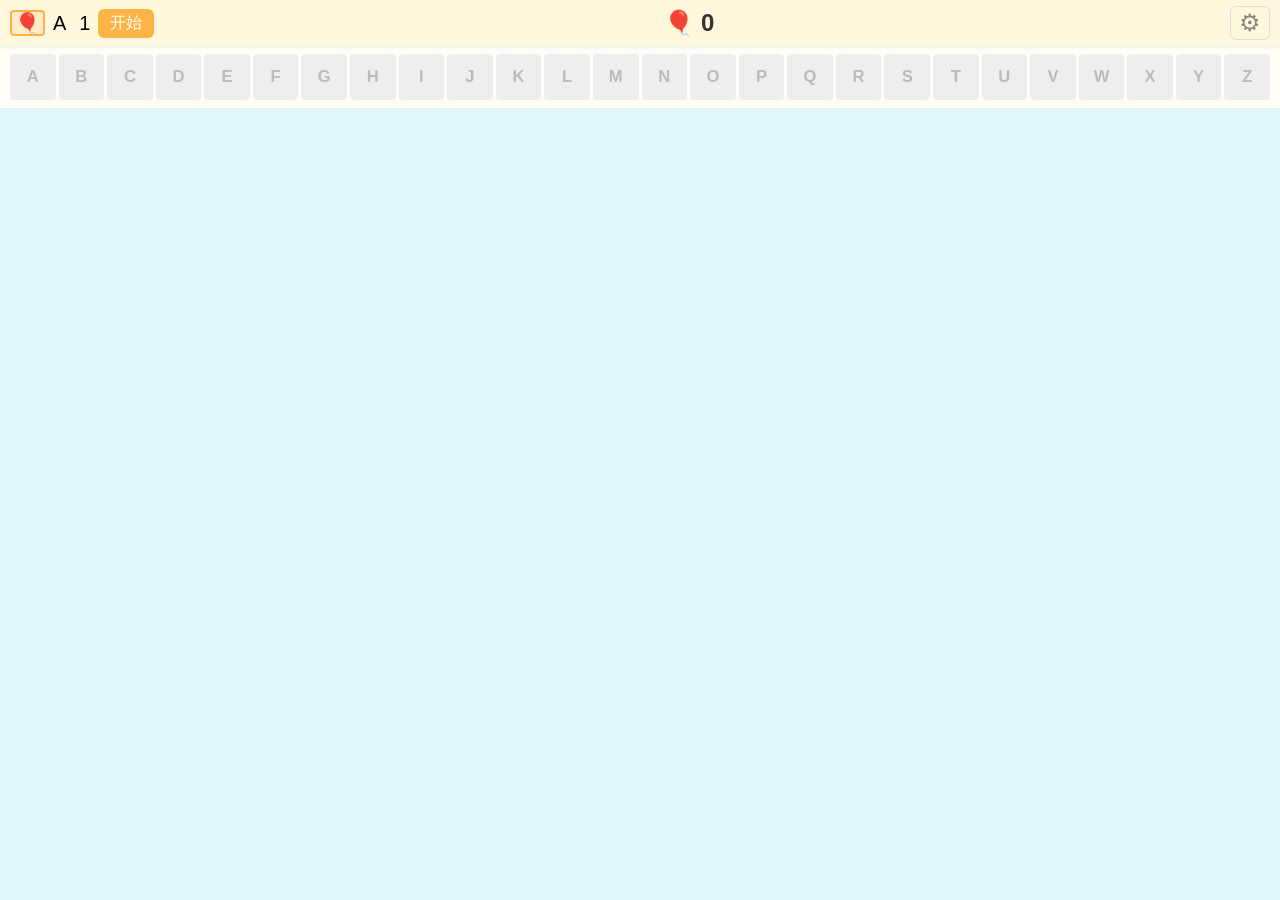
<file: public/index.html>
<!DOCTYPE html>
<html lang="en">

<head>
  <meta charset="UTF-8">
  <meta name="viewport" content="width=device-width, initial-scale=1.0, user-scalable=no">
  <title>ABC Balloon Game</title>
  <link rel="stylesheet" href="style.css">
</head>

<body>
  <div id="topbar">
    <div id="topbar-left">
      <button id="mode-free" class="mode-btn mode-active" title="Free Play">🎈</button>
      <button id="mode-spell" class="mode-btn" title="Spelling">A</button>
      <button id="mode-math" class="mode-btn" title="Math">1</button>
      <button id="continueBtn" class="hidden">Continue</button>
      <button id="gameBtn">Start</button>
      <button id="hint-badge" class="hidden" aria-label="Hint">💡</button>
    </div>
    <div id="topbar-center">
      <span id="score-display">🎈 0</span>
      <span id="challenge-display" class="hidden"></span>
      <div id="math-hint" class="hidden"></div>
    </div>
    <div id="topbar-right">
      <span id="rewards-display"></span>
      <div id="settings-wrap">
        <button id="settingsBtn" aria-label="Settings">⚙</button>
        <div id="settings-dropdown" class="hidden">
          <label class="lang-switch-label">EN <input type="checkbox" id="set-lang" checked> <span
              class="lang-slider"></span> 中文</label>
          <label><input type="checkbox" id="set-wiggle" checked> <span data-i18n="wiggle">Wiggle</span></label>
          <label><span data-i18n="speed">Speed</span>
            <input type="range" id="set-speed" min="0.4" max="2.5" step="0.1" value="1.4">
          </label>
          <label><span data-i18n="size">Size</span>
            <input type="range" id="set-size" min="30" max="120" step="5" value="75">
          </label>
          <label><input type="checkbox" id="set-spellHints"> <span data-i18n="spellHints">Spelling hints</span></label>
          <label><input type="checkbox" id="set-mathHints"> <span data-i18n="mathHints">Math hints</span></label>
        </div>
      </div>
    </div>
  </div>
  <!-- Restart confirmation modal -->
  <div id="modal-overlay" class="hidden">
    <div id="modal">
      <p id="modal-msg">Restart? Score and rewards will be cleared.</p>
      <div id="modal-actions">
        <button id="modal-cancel">Cancel</button>
        <button id="modal-confirm">Restart</button>
      </div>
    </div>
  </div>
  <div id="stats-panel">
    <div id="stats-letters">
      <div id="letter-grid"></div>
    </div>
  </div>
  <div id="canvas-container">
    <canvas id="balloonCanvas"></canvas>
  </div>
  <script src="game.js"></script>
</body>

</html>
</file>
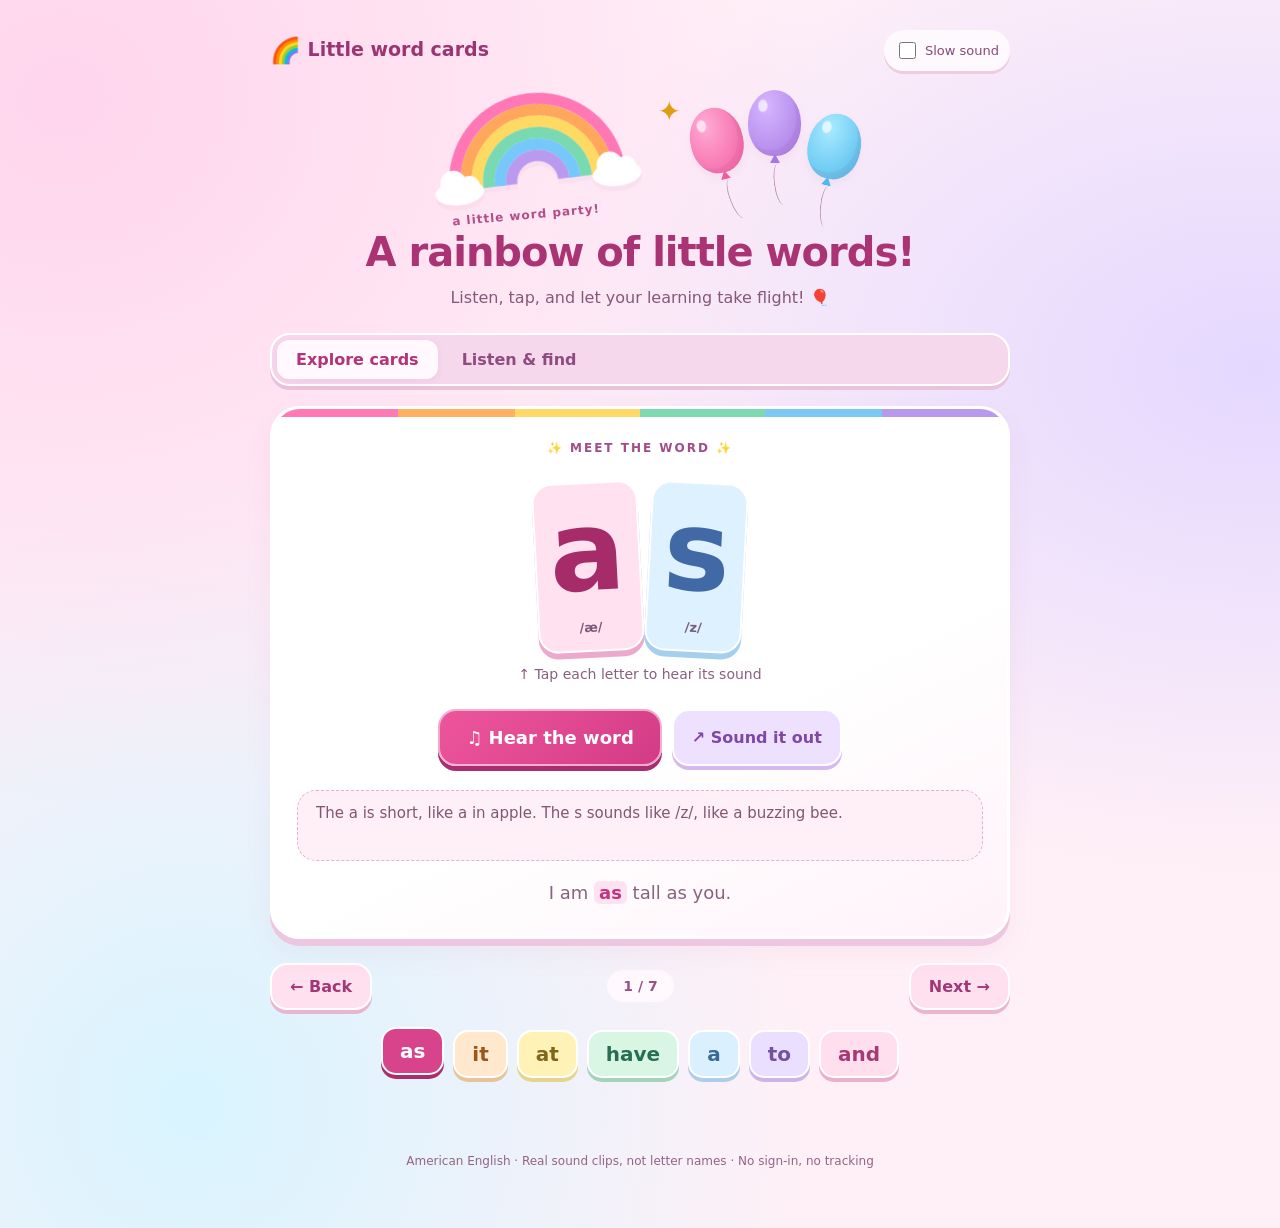
<file: public/learn-cards/index.html>
<!doctype html>
<html lang="en">
<head>
<meta charset="utf-8">
<meta name="viewport" content="width=device-width,initial-scale=1">
<meta name="theme-color" content="#ffe2f1">
<title>Little word cards</title>
<style>
:root{font-family:ui-rounded,"Arial Rounded MT Bold",system-ui,sans-serif;color:#253e38;background:#f6f4ed;font-synthesis:none}*{box-sizing:border-box}body{margin:0;padding:30px 18px 45px}main{max-width:740px;margin:auto}header{display:flex;align-items:center;justify-content:space-between;gap:12px;margin-bottom:25px}.brand{font-size:19px;font-weight:800}.brand span{color:#c37340}button{font:inherit;cursor:pointer;border:0;touch-action:manipulation}button:focus-visible{outline:4px solid #da963d;outline-offset:4px}button:disabled{cursor:default;opacity:.5}h1{font-size:clamp(28px,6vw,40px);letter-spacing:-1.4px;margin:10px 0}p{line-height:1.6}.intro{color:#6b776f;margin:0 0 24px}.tabs{display:flex;padding:5px;background:#e9e9df;border-radius:16px;gap:5px}.tab{background:transparent;padding:10px 19px;border-radius:12px;font-weight:700;color:#627169}.tab[aria-selected=true]{background:white;color:#254f41;box-shadow:0 2px 8px #243d3010}.card{background:#fffdf9;border:1px solid #e7e5da;border-radius:28px;padding:28px 24px;text-align:center;box-shadow:0 10px 35px #3c463708}.eyebrow{font-size:12px;letter-spacing:2px;font-weight:750;color:#8a8d7b;text-transform:uppercase}.letters{display:flex;justify-content:center;gap:7px;margin:27px 0 12px;min-height:145px;align-items:center}.letter{background:#f0f2e9;border-radius:20px;color:#285447;font-size:clamp(68px,16vw,112px);font-weight:750;line-height:1.1;min-width:70px;padding:6px 13px 14px;position:relative;transition:background .15s,transform .15s}.letter:hover{transform:translateY(-4px);background:#e1ebda}.letter.vowel{color:#b76339;background:#fcf0e2}.letter.silent{color:#9b9e96;background:#f0f0ec}.letter.playing{background:#f9d991;transform:translateY(-5px)}.sound-label{display:block;font-size:13px;line-height:1.2;font-weight:600;margin-top:7px;letter-spacing:0}.hint{font-size:14px;color:#7e8577;margin:0 0 23px}.primary{background:#315e4d;color:white;border-radius:15px;padding:16px 26px;font-size:18px;font-weight:750;min-height:56px}.primary:hover{background:#214a3a}.secondary{background:#eff0e7;color:#355648;border-radius:14px;padding:14px 18px;font-weight:650;min-height:50px}.actions{display:flex;justify-content:center;gap:10px;flex-wrap:wrap}.note{background:#f6f4ec;border-radius:15px;padding:13px 18px;text-align:left;margin:24px 0 0;min-height:71px;font-size:15px;color:#58685d}.example{color:#627267;margin:18px 0 0;font-size:18px}.example strong{color:#315e4d}.navigation{display:flex;align-items:center;justify-content:space-between;margin:20px 0}.navigation button{background:white;border:1px solid #e3e5da;border-radius:14px;padding:12px 18px;color:#365647;font-weight:650}.counter{color:#7b8579;font-size:14px}.word-picker{display:flex;gap:8px;flex-wrap:wrap;justify-content:center}.word-picker button{font-size:20px;border-radius:13px;background:#e8ebe0;color:#546b5a;padding:10px 17px;min-width:51px}.word-picker button[aria-pressed=true]{background:#315e4d;color:white}.footer{font-size:12px;text-align:center;color:#879083;margin-top:26px}.slow{font-size:13px;display:flex;align-items:center;gap:6px;white-space:nowrap}.slow input{accent-color:#315e4d;width:17px;height:17px}.status{min-height:28px;color:#68796b;font-size:14px;margin-top:15px}.quiz-title{font-size:25px;margin:22px 0}.choices{display:grid;grid-template-columns:repeat(2,1fr);gap:12px;margin-top:25px}.choice{font-size:36px;font-weight:750;background:#eff1e7;color:#315e4d;padding:22px;border-radius:17px;border:3px solid transparent}.choice.correct{background:#dfefd8;border-color:#78a268}.choice.wrong{background:#fff0dc;border-color:#d8a466}[hidden]{display:none!important}@media(max-width:440px){body{padding:20px 12px}.card{padding:23px 15px}.letter{min-width:54px;padding:6px 8px 13px;border-radius:15px}.letters{gap:5px}.tabs .tab{padding:10px 14px}.brand{font-size:17px}}@media(prefers-reduced-motion:reduce){*{transition:none!important}}
</style>
<link rel="stylesheet" href="party.css?v=1">
</head>
<body>
<div id="confettiLayer" class="confetti-layer" aria-hidden="true"></div>
<main>
<header><div class="brand"><span aria-hidden="true">🌈</span> Little word cards</div><label class="slow"><input id="slow" type="checkbox"> Slow sound</label></header>
<div class="party-banner">
<svg class="rainbow" viewBox="0 0 240 130" aria-hidden="true"><g fill="none" stroke-width="13"><path stroke="#ff78b5" d="M25 110a95 95 0 0 1 190 0"/><path stroke="#ffa85b" d="M38 110a82 82 0 0 1 164 0"/><path stroke="#ffda62" d="M51 110a69 69 0 0 1 138 0"/><path stroke="#79d9b0" d="M64 110a56 56 0 0 1 112 0"/><path stroke="#77c8fa" d="M77 110a43 43 0 0 1 86 0"/><path stroke="#b99aef" d="M90 110a30 30 0 0 1 60 0"/></g><g fill="white"><ellipse cx="30" cy="112" rx="28" ry="14"/><circle cx="24" cy="101" r="15"/><circle cx="42" cy="106" r="12"/><ellipse cx="211" cy="112" rx="28" ry="14"/><circle cx="204" cy="101" r="15"/><circle cx="222" cy="105" r="12"/></g></svg>
<span class="party-sparkle" aria-hidden="true">✦</span>
<div class="balloon-bunch" aria-label="Balloons to pop for fun">
<button class="balloon balloon-pink" aria-label="Pop the pink balloon"></button>
<button class="balloon balloon-purple" aria-label="Pop the purple balloon"></button>
<button class="balloon balloon-blue" aria-label="Pop the blue balloon"></button>
</div>
<span class="banner-caption">a little word party!</span>
</div>
<h1>A rainbow of little words!</h1>
<p class="intro">Listen, tap, and let your learning take flight! <span aria-hidden="true">🎈</span></p>
<div class="tabs" role="tablist" aria-label="Activity" style="margin-bottom:20px">
<button id="learnTab" class="tab" role="tab" aria-selected="true" aria-controls="learn">Explore cards</button>
<button id="quizTab" class="tab" role="tab" aria-selected="false" aria-controls="quiz" tabindex="-1">Listen & find</button>
</div>
<section id="learn" role="tabpanel" aria-labelledby="learnTab">
<div class="card">
<div class="eyebrow"><span aria-hidden="true">✨</span> Meet the word <span aria-hidden="true">✨</span></div>
<div id="letters" class="letters" aria-label="Tap a letter to hear its sound"></div>
<p class="hint">↑ Tap each letter to hear its sound</p>
<div class="actions"><button id="hear" class="primary">♫ Hear the word</button><button id="blend" class="secondary">↗ Sound it out</button></div>
<div id="note" class="note"></div><p id="example" class="example"></p>
</div>
<div class="navigation"><button id="prev" aria-label="Previous word">← Back</button><span id="counter" class="counter"></span><button id="next" aria-label="Next word">Next →</button></div>
<nav id="picker" class="word-picker" aria-label="Choose a word"></nav>
</section>
<section id="quiz" role="tabpanel" aria-labelledby="quizTab" hidden>
<div class="card"><div class="eyebrow">🌟 A little listening game 🌟</div><h2 class="quiz-title">Which word do you hear?</h2><button id="listenQuiz" class="primary">♫ Listen to the word</button><div id="choices" class="choices"></div><p id="feedback" role="status">Tap Listen, then choose a word.</p><button id="nextQuiz" class="secondary" hidden>Another word →</button></div>
</section>
<div id="status" class="status" role="status" aria-live="polite"></div>
<p class="footer">American English · Real sound clips, not letter names · No sign-in, no tracking</p>
</main>
<script>
const words = [
 {word:'as', letters:[['a','short-a','/æ/'],['s','z','/z/']], note:'The a is short, like a in apple. The s sounds like /z/, like a buzzing bee.', example:'I am <strong>as</strong> tall as you.'},
 {word:'it', letters:[['i','short-i','/ɪ/'],['t','t','/t/']], note:'The i is short, like i in sit. Finish with a quick /t/.', example:'<strong>It</strong> is a sunny day.'},
 {word:'at', letters:[['a','short-a','/æ/'],['t','t','/t/']], note:'The a has the same short sound as a in as and have.', example:'Look <strong>at</strong> the cat.'},
 {word:'have', letters:[['h','h','/h/'],['a','short-a','/æ/'],['v','v','/v/'],['e',null,'silent']], note:'Have is a special word: a is short, just like in as. The e is silent; it does not make the a say its name.', example:'I <strong>have</strong> a little dog.'},
 {word:'a', letters:[['a','long-a','/eɪ/']], note:'By itself, a can say its name: “ay.” In a sentence, it is often a soft “uh” /ə/. This is different from the short a in as and have.', example:'I see <strong>a</strong> cat.', alternate:true},
 {word:'to', letters:[['t','t','/t/'],['o','oo','/uː/']], note:'Here, o sounds like “oo” in moon. In quick sentences, to can also sound like “tuh.”', example:'Let’s go <strong>to</strong> the park.'},
 {word:'and', letters:[['a','short-a','/æ/'],['n','n','/n/'],['d','d','/d/']], note:'Start with the short a, like a in as and have. Then add /n/ and a quick /d/.', example:'You <strong>and</strong> me.'}
];
const $ = id => document.getElementById(id);
// Reuse one player so iPhone Safari keeps the tap-granted audio permission
// when Sound it out advances to the next clip.
const player = new Audio(); player.preload='auto'; player.setAttribute('playsinline','');
let index=0, generation=0, activeAudio=null, finishAudio=null, quizWord=null, lastQuiz=null;
function stop(){ generation++; if(activeAudio){activeAudio.pause();activeAudio=null;} if(finishAudio){finishAudio(false);finishAudio=null;} document.querySelectorAll('.playing').forEach(el=>el.classList.remove('playing')); }
function clip(path, token=generation){
 return new Promise(resolve=>{
  if(token!==generation) return resolve(false);
  const audio=player; audio.src='audio/'+path+'.mp3'; activeAudio=audio;
  audio.playbackRate=$('slow').checked?0.75:1; audio.preservesPitch=true;
  let done=false;
  const finish=ok=>{if(done)return;done=true;if(activeAudio===audio)activeAudio=null;if(finishAudio===finish)finishAudio=null;resolve(ok);};
  finishAudio=finish;audio.onended=()=>finish(true);
  const failed=()=>{if(token===generation)$('status').textContent='Sound could not play. Please tap again and check your volume.';finish(false);};
  audio.onerror=failed; audio.play().catch(failed);
 });
}
function speakWord(word){stop();$('status').textContent='Listening: '+word;return clip('word-'+word);}
async function sound(letter,button){
 stop();const token=generation;
 if(!letter[1]){$('status').textContent='The e in have is silent. It makes no sound.';return;}
 $('status').textContent=letter[0]+' sounds like '+letter[2];button.classList.add('playing');
 await clip('sound-'+letter[1],token);if(token===generation)button.classList.remove('playing');
}
function render(){
 stop();const w=words[index];$('status').textContent='';$('letters').replaceChildren();
 w.letters.forEach(letter=>{const b=document.createElement('button');b.className='letter'+('aeiou'.includes(letter[0])?' vowel':'')+(!letter[1]?' silent':'');b.setAttribute('aria-label',letter[0]+': '+(letter[1]?'hear '+letter[2]:'silent, no sound'));b.innerHTML=letter[0]+'<span class="sound-label">'+letter[2]+'</span>';b.onclick=()=>sound(letter,b);$('letters').append(b);});
 $('note').textContent=w.note;
 if(w.alternate){const b=document.createElement('button');b.className='secondary';b.style.cssText='display:block;margin-top:10px';b.textContent='♫ Hear soft a: “uh”';b.onclick=()=>{stop();$('status').textContent='The soft a: /ə/';clip('sound-schwa');};$('note').append(b);}
 $('example').innerHTML=w.example;$('counter').textContent=(index+1)+' / '+words.length;
 [...$('picker').children].forEach((b,i)=>b.setAttribute('aria-pressed',String(i===index)));
}
words.forEach((w,i)=>{const b=document.createElement('button');b.textContent=w.word;b.onclick=()=>{index=i;render();};$('picker').append(b);});
$('prev').onclick=()=>{index=(index+words.length-1)%words.length;render();};
$('next').onclick=()=>{index=(index+1)%words.length;render();};
$('hear').onclick=()=>speakWord(words[index].word);
$('blend').onclick=async()=>{
 stop();const token=generation,w=words[index],buttons=[...$('letters').children];
 $('status').textContent='Listen to the sounds, then the whole word.';
 for(let i=0;i<w.letters.length;i++){
  if(token!==generation)return;const l=w.letters[i];if(!l[1])continue;
  buttons[i].classList.add('playing');const ok=await clip('sound-'+l[1],token);buttons[i].classList.remove('playing');if(!ok)return;
  await new Promise(r=>setTimeout(r,160));
 }
 if(token===generation)await clip('word-'+w.word,token);
};
function shuffle(items){const result=[...items];for(let i=result.length-1;i>0;i--){const j=Math.floor(Math.random()*(i+1));[result[i],result[j]]=[result[j],result[i]];}return result;}
function newQuiz(){
 stop();$('status').textContent='';quizWord=shuffle(words.filter(w=>w.word!==lastQuiz))[0];lastQuiz=quizWord.word;
 $('choices').replaceChildren();$('feedback').textContent='Tap Listen, then choose a word.';$('nextQuiz').hidden=true;
 const options=shuffle([quizWord,...shuffle(words.filter(w=>w!==quizWord)).slice(0,3)]);
 options.forEach(w=>{const b=document.createElement('button');b.className='choice';b.textContent=w.word;
 b.onclick=()=>{if(w===quizWord){celebrate();b.classList.add('correct');$('feedback').textContent='★ Yes! You found “'+w.word+'.”';$('nextQuiz').hidden=false;[...$('choices').children].forEach(c=>c.disabled=true);speakWord(w.word);}else{b.classList.add('wrong');$('feedback').textContent='Not quite. Listen again and try another word.';speakWord(quizWord.word);}};$('choices').append(b);});
}
function tab(which){stop();const learn=which==='learn';$('learn').hidden=!learn;$('quiz').hidden=learn;['learn','quiz'].forEach(id=>{$(id+'Tab').setAttribute('aria-selected',String(id===which));$(id+'Tab').tabIndex=id===which?0:-1;});$('status').textContent='';if(!learn)newQuiz();}
$('learnTab').onclick=()=>tab('learn');$('quizTab').onclick=()=>tab('quiz');
document.querySelector('.tabs').onkeydown=e=>{if(['ArrowLeft','ArrowRight','Home','End'].includes(e.key)){e.preventDefault();const which=e.key==='Home'?'learn':e.key==='End'?'quiz':$('learn').hidden?'learn':'quiz';tab(which);$(which+'Tab').focus();}};
$('listenQuiz').onclick=()=>speakWord(quizWord.word);$('nextQuiz').onclick=()=>{newQuiz();speakWord(quizWord.word);};
document.addEventListener('keydown',e=>{if(e.target.matches('input,button')||!$('quiz').hidden)return;if(e.key==='ArrowRight')$('next').click();if(e.key==='ArrowLeft')$('prev').click();if(e.code==='Space'){e.preventDefault();$('hear').click();}});
document.addEventListener('visibilitychange',()=>{if(document.hidden)stop();});
function celebrate(x=innerWidth/2,y=innerHeight*0.4){
 if(matchMedia('(prefers-reduced-motion: reduce)').matches)return;
 const colors=['#f85da8','#ffb44d','#ffdc62','#66d2ac','#64bdfa','#ad83ed'];
 for(let i=0;i<26;i++){
  const bit=document.createElement('span');bit.className='confetti';bit.setAttribute('aria-hidden','true');
  bit.style.cssText=`left:${x}px;top:${y}px;background:${colors[i%colors.length]};--dx:${(Math.random()-.5)*320}px;--dy:${80+Math.random()*230}px;--spin:${(Math.random()-.5)*900}deg;animation-delay:${Math.random()*100}ms`;
  $('confettiLayer').append(bit);setTimeout(()=>bit.remove(),1700);
 }
}
document.querySelectorAll('.balloon').forEach(b=>b.onclick=()=>{
 const r=b.getBoundingClientRect();celebrate(r.left+r.width/2,r.top+r.height/2);b.classList.add('popped');b.disabled=true;
 setTimeout(()=>{b.classList.remove('popped');b.disabled=false;},1400);
});
render();
</script>
</body>
</html>
</file>
<file: public/style.css>
*,
*::before,
*::after {
  box-sizing: border-box;
  margin: 0;
  padding: 0;
}
html,
body {
  height: 100%;
  overflow: hidden;
}
body {
  height: 100%;
  display: flex;
  flex-direction: column;
  font-family:
    -apple-system, BlinkMacSystemFont, "Segoe UI", Roboto, sans-serif;
  background: #f0f8ff;
}

/* ── Top bar ── */
#topbar {
  display: flex;
  align-items: center;
  justify-content: space-between;
  padding: 6px 10px;
  background: #fff8dc;
  z-index: 10;
  box-shadow: 0 1px 4px rgba(0, 0, 0, 0.08);
  min-height: 44px;
}
#topbar-left {
  display: flex;
  gap: 3px;
  align-items: center;
}
#topbar-center {
  font-weight: 700;
  font-size: clamp(16px, 3vw, 24px);
  color: #333;
  display: flex;
  gap: 6px;
  align-items: center;
}

#topbar-right {
  display: flex;
  align-items: center;
  gap: 6px;
}

#topbar #gameBtn {
  font-size: clamp(13px, 1.8vw, 16px);
  padding: 4px 12px;
  border: none;
  border-radius: 6px;
  background: #ffb347;
  color: #fff;
  cursor: pointer;
  transition: background 0.2s;
}
#topbar #gameBtn:disabled {
  background: #ccc;
  cursor: not-allowed;
}
#topbar #gameBtn:not(:disabled):active {
  background: #ff8800;
}

/* ── Stats panel ── */
#stats-panel {
  background: #fffdf5;
  border-bottom: 1px solid #eee;
  padding: 8px 10px;
  z-index: 9;
}

#stats-letters {
  width: 100%;
}

#letter-grid {
  display: grid;
  grid-template-columns: repeat(26, 1fr);
  gap: 3px;
  width: 100%;
}
#letter-grid .letter-cell {
  position: relative;
  width: 100%;
  aspect-ratio: 1;
  display: flex;
  align-items: center;
  justify-content: center;
  font-size: clamp(10px, 1.3vw, 18px);
  font-weight: 700;
  border-radius: 4px;
  background: #eee;
  color: #bbb;
  cursor: pointer;
  transition: all 0.2s;
}
#letter-grid .letter-cell.popped {
  color: #fff;
}
.lc-letter {
  position: relative;
  z-index: 1;
}
.lc-count {
  position: absolute;
  top: -4px;
  right: -4px;
  font-size: clamp(7px, 1vw, 12px);
  font-weight: 700;
  color: #fff;
  background: rgba(0, 0, 0, 0.5);
  min-width: clamp(13px, 1.6vw, 18px);
  height: clamp(13px, 1.6vw, 18px);
  border-radius: 50%;
  display: flex;
  align-items: center;
  justify-content: center;
  padding: 0 2px;
  line-height: 1;
  z-index: 2;
}
.lc-count:empty {
  display: none;
}

/* ── Canvas ── */
#canvas-container {
  flex: 1;
  min-height: 0;
  width: 100%;
  position: relative;
  background: #e0f7fa;
  overflow: hidden;
}

#balloonCanvas {
  display: block;
  width: 100%;
  height: 100%;
  background: transparent;
  position: absolute;
  top: 0;
  left: 0;
  z-index: 1;
  touch-action: none;
}

@media (max-width: 600px) {
  #topbar {
    padding: 4px 6px;
  }
  #topbar-left {
    gap: 4px;
  }
  #topbar #gameBtn {
    padding: 3px 8px;
  }
  #letter-grid {
    grid-template-columns: repeat(13, 1fr);
    gap: 2px;
  }
  #letter-grid .letter-cell {
    font-size: clamp(10px, 2.5vw, 16px);
  }
  .lc-count {
    font-size: clamp(7px, 1.8vw, 11px);
    min-width: clamp(12px, 3vw, 16px);
    height: clamp(12px, 3vw, 16px);
    top: -3px;
    right: -3px;
  }
}

/* ── Game button states ── */
#gameBtn.restart {
  background: #ff6b6b;
}
#gameBtn.restart:active {
  background: #e04040;
}
#continueBtn {
  font-size: clamp(13px, 1.8vw, 16px);
  padding: 4px 12px;
  border: none;
  border-radius: 6px;
  background: #69c97b;
  color: #fff;
  cursor: pointer;
  transition: background 0.2s;
}
#continueBtn:active {
  background: #4da85e;
}
#continueBtn.hidden {
  display: none;
}

/* ── Settings ── */
#settings-wrap {
  position: relative;
}
#settingsBtn {
  font-size: clamp(18px, 2.8vw, 24px);
  line-height: 1;
  padding: 4px 8px;
  background: none;
  border: 1px solid #ddd;
  border-radius: 6px;
  cursor: pointer;
  color: #888;
  transition:
    color 0.2s,
    border-color 0.2s;
}
#settingsBtn:hover,
#settingsBtn:active {
  color: #ffb347;
  border-color: #ffb347;
}
#settings-dropdown {
  position: absolute;
  top: calc(100% + 6px);
  right: 0;
  background: #fff;
  border: 1px solid #ddd;
  border-radius: 8px;
  padding: 10px 14px;
  box-shadow: 0 4px 16px rgba(0, 0, 0, 0.12);
  z-index: 50;
  display: flex;
  flex-direction: column;
  gap: 10px;
  min-width: 170px;
  font-size: clamp(13px, 1.8vw, 15px);
}
#settings-dropdown.hidden {
  display: none;
}
#settings-dropdown label {
  display: flex;
  align-items: center;
  gap: 6px;
  cursor: pointer;
  white-space: nowrap;
  color: #444;
}
#settings-dropdown select {
  margin-left: auto;
  padding: 2px 4px;
  border-radius: 4px;
  border: 1px solid #ccc;
  font-size: inherit;
}
#settings-dropdown input[type="range"] {
  margin-left: auto;
  width: 90px;
  cursor: pointer;
  accent-color: #ffb347;
}

/* ── Modal ── */
#modal-overlay {
  position: fixed;
  inset: 0;
  background: rgba(0, 0, 0, 0.4);
  display: flex;
  align-items: center;
  justify-content: center;
  z-index: 100;
}
#modal-overlay.hidden {
  display: none;
}
#modal {
  background: #fff;
  border-radius: 14px;
  padding: 24px 28px;
  box-shadow: 0 8px 32px rgba(0, 0, 0, 0.2);
  text-align: center;
  max-width: 320px;
  width: 90vw;
}
#modal-msg {
  font-size: clamp(15px, 2.5vw, 18px);
  color: #333;
  margin-bottom: 18px;
  line-height: 1.4;
}
#modal-actions {
  display: flex;
  gap: 10px;
  justify-content: center;
}
#modal-actions button {
  font-size: clamp(14px, 2vw, 16px);
  padding: 8px 20px;
  border: none;
  border-radius: 8px;
  cursor: pointer;
  font-weight: 600;
  transition: background 0.15s;
}
#modal-cancel {
  background: #eee;
  color: #555;
}
#modal-cancel:active {
  background: #ddd;
}
#modal-confirm {
  background: #ff6b6b;
  color: #fff;
}
#modal-confirm:active {
  background: #e04040;
}

/* ── Lang toggle switch ── */
.lang-switch-label {
  display: flex;
  align-items: center;
  gap: 6px;
  cursor: pointer;
  font-weight: 600;
  font-size: clamp(13px, 1.8vw, 15px);
  color: #444;
  position: relative;
}
.lang-switch-label input[type="checkbox"] {
  appearance: none;
  -webkit-appearance: none;
  width: 36px;
  height: 20px;
  background: #ccc;
  border-radius: 10px;
  position: relative;
  cursor: pointer;
  transition: background 0.2s;
  flex-shrink: 0;
}
.lang-switch-label input[type="checkbox"]::after {
  content: "";
  position: absolute;
  top: 2px;
  left: 2px;
  width: 16px;
  height: 16px;
  background: #fff;
  border-radius: 50%;
  transition: transform 0.2s;
}
.lang-switch-label input[type="checkbox"]:checked {
  background: #ffb347;
}
.lang-switch-label input[type="checkbox"]:checked::after {
  transform: translateX(16px);
}

/* ── Math visual hint ── */
#topbar-center {
  position: relative;
}
#hint-badge {
  font-size: clamp(12px, 2vw, 16px);
  background: #fff3e0;
  border: 1.5px solid #ffb347;
  border-radius: 50%;
  width: clamp(22px, 3.5vw, 28px);
  height: clamp(22px, 3.5vw, 28px);
  display: flex;
  align-items: center;
  justify-content: center;
  cursor: pointer;
  padding: 0;
  line-height: 1;
  animation: pulse-badge 1.5s ease-in-out infinite;
  flex-shrink: 0;
}
#hint-badge.hidden {
  display: none;
}
@keyframes pulse-badge {
  0%,
  100% {
    box-shadow: 0 0 0 0 rgba(255, 179, 71, 0.4);
  }
  50% {
    box-shadow: 0 0 0 5px rgba(255, 179, 71, 0);
  }
}
#math-hint {
  position: absolute;
  top: calc(100% + 6px);
  left: 50%;
  transform: translateX(-50%);
  background: #fff;
  border: 1px solid #eee;
  border-radius: 10px;
  padding: 6px 10px;
  box-shadow: 0 4px 16px rgba(0, 0, 0, 0.1);
  z-index: 50;
  display: flex;
  align-items: center;
  gap: 8px;
  flex-wrap: wrap;
  max-width: 360px;
  justify-content: center;
  line-height: 1;
}
#math-hint.hidden {
  display: none;
}
.hint-item {
  font-size: clamp(20px, 4vw, 30px);
  transition: opacity 0.2s;
}
.hint-plus {
  font-size: clamp(18px, 3.5vw, 26px);
  font-weight: 700;
  color: #ffb347;
  margin: 0 4px;
}
.hint-removed {
  opacity: 0.25;
  text-decoration: line-through;
  filter: grayscale(1);
}
.hint-unknown {
  background: #fff3e0;
  border: 2px dashed #ffb347;
  border-radius: 6px;
  padding: 0 4px;
  color: #ffb347;
  font-weight: 700;
}

/* ── Mode buttons ── */
.mode-btn {
  font-size: clamp(14px, 2.2vw, 20px);
  padding: 1px 3px;
  border: 2px solid transparent;
  border-radius: 4px;
  background: none;
  cursor: pointer;
  line-height: 1;
  transition: border-color 0.2s;
  margin: 0;
}
.mode-btn.mode-active {
  border-color: #ffb347;
  background: rgba(255, 179, 71, 0.15);
}
.mode-btn:active {
  transform: scale(0.95);
}

/* ── Challenge display ── */
#challenge-display {
  font-size: clamp(14px, 2.5vw, 22px);
  font-weight: 700;
  color: #555;
  letter-spacing: 2px;
}
#challenge-display.hidden {
  display: none;
}
.hidden {
  display: none;
}

/* ── Rewards display ── */
#rewards-display {
  font-size: clamp(12px, 2vw, 18px);
  line-height: 1;
  white-space: nowrap;
}

/* ── Grid challenge highlights ── */
#letter-grid .letter-cell.challenge-target {
  border: 2px solid #ffb347;
  background: #fff3e0;
  color: #333;
}
#letter-grid .letter-cell.challenge-next {
  border: 2px solid #ff6b6b;
  background: #fff0f0;
  color: #333;
  animation: pulse 0.8s ease-in-out infinite;
}
#letter-grid .letter-cell.challenge-done {
  background: #69c97b;
  color: #fff;
  border: 2px solid #69c97b;
}
#letter-grid .letter-cell.challenge-dimmed {
  opacity: 0.35;
}

/* ── Grid math layout ── */
#letter-grid.math-grid {
  grid-template-columns: repeat(11, 1fr);
}
#letter-grid.math-grid .letter-cell {
  font-size: clamp(24px, 5vw, 48px);
}

/* ── Animations ── */
@keyframes shake {
  0%,
  100% {
    transform: translateX(0);
  }
  20% {
    transform: translateX(-4px);
  }
  40% {
    transform: translateX(4px);
  }
  60% {
    transform: translateX(-3px);
  }
  80% {
    transform: translateX(3px);
  }
}
@keyframes pulse {
  0%,
  100% {
    box-shadow: 0 0 0 0 rgba(255, 107, 107, 0.4);
  }
  50% {
    box-shadow: 0 0 0 4px rgba(255, 107, 107, 0.2);
  }
}
#letter-grid .letter-cell.shake {
  animation: shake 0.4s ease;
}

@media (max-width: 600px) {
  #letter-grid.math-grid {
    grid-template-columns: repeat(6, 1fr);
  }
  #letter-grid.math-grid .letter-cell {
    font-size: clamp(20px, 8vw, 36px);
  }
}
</file>
<file: public/learn-cards/party.css>
/* Pink skies, rainbow cards, and a little balloon party. */
:root{color:#633460;background:#fff0f7}
body{background:radial-gradient(ellipse at 5% 8%,#ffd5ed 0,transparent 44%),radial-gradient(ellipse at 98% 30%,#e4d8ff 0,transparent 42%),radial-gradient(ellipse at 15% 90%,#d8f4ff 0,transparent 40%),#fff0f7;min-height:100vh}
main{position:relative}
header{margin-bottom:10px}.brand{color:#9a3571}.brand span{font-size:25px;vertical-align:middle}
h1{color:#aa3374;letter-spacing:-1px;text-align:center;font-size:clamp(27px,6vw,40px);margin-top:2px}
.intro{text-align:center;color:#855879;font-size:16px;margin-bottom:22px}
.slow{background:#ffffffb8;padding:9px 11px;border-radius:20px;color:#874b79;box-shadow:0 3px 0 #efcce1}.slow input{accent-color:#de438d}
.party-banner{height:141px;position:relative;max-width:440px;margin:0 auto 7px}
.rainbow{width:210px;height:119px;position:absolute;left:8px;top:2px;transform:rotate(-7deg);filter:drop-shadow(0 5px 0 #eab9d32b)}
.banner-caption{position:absolute;left:32px;bottom:0;font-size:12px;font-weight:750;letter-spacing:1px;color:#b24d88;transform:rotate(-5deg)}
.party-sparkle{position:absolute;top:14px;left:54%;color:#df9d16;font-size:28px;animation:twinkle 3s ease-in-out infinite}
.balloon-bunch{position:absolute;right:5px;top:9px;width:153px;height:126px}
.balloon{position:absolute;width:53px;height:66px;border-radius:50% 50% 47% 47%;padding:0;background:radial-gradient(ellipse at 28% 24%,#ffffffaa 0 7%,transparent 10%),radial-gradient(ellipse at 35% 25%,var(--light),var(--color));box-shadow:inset -5px -6px 0 #792f6415,0 5px 8px #bd609a12;transform-origin:50% 130%;animation:bob 4s ease-in-out infinite;overflow:visible;transition:opacity .2s,scale .2s}
.balloon:before{content:"";position:absolute;bottom:-7px;left:22px;width:10px;height:9px;background:var(--color);clip-path:polygon(50% 0,100% 100%,0 100%)}
.balloon:after{content:"";position:absolute;top:73px;left:26px;width:13px;height:42px;border-left:1.5px solid #b991b0;border-radius:50%;transform:rotate(-8deg);pointer-events:none}
.balloon-pink{--color:#f35a9f;--light:#ffabd4;left:0;top:16px;rotate:-13deg}
.balloon-purple{--color:#a578e3;--light:#d7b6ff;left:46px;top:0;animation-delay:-1.7s;z-index:1}
.balloon-blue{--color:#4db9ec;--light:#a9eaff;left:94px;top:22px;rotate:13deg;animation-delay:-2.8s}
.balloon.popped{opacity:0;scale:1.3;pointer-events:none}
.tabs{background:#f6d8ec;border:2px solid #fff;box-shadow:0 4px 0 #eac2dc;border-radius:20px}.tab{color:#8e4c7e}.tab[aria-selected=true]{background:#fff8fc;color:#b33279;box-shadow:0 3px 8px #b4477b16}
.card{position:relative;background:linear-gradient(155deg,#fff 60%,#fff2f9);border:3px solid #fff;border-radius:30px;box-shadow:0 7px 0 #efc6df,0 14px 30px #b74a8610;padding-top:32px;overflow:hidden}
.card:before{content:"";position:absolute;left:0;right:0;top:0;height:8px;background:linear-gradient(90deg,#ff7ab4 0% 17%,#ffb063 17% 33%,#ffda68 33% 50%,#7fd9b0 50% 67%,#7bc8f5 67% 83%,#b799ed 83%)}
.eyebrow{color:#a24d88;letter-spacing:2px}.hint{color:#886180}
.letter{color:#a52c69!important;background:#ffe1ef!important;box-shadow:0 6px 0 #eda9cc;border:2px solid #fff;transition:transform .15s,background .15s;transform:rotate(-3deg)}
.letter:nth-child(2){color:#4169a5!important;background:#ddf1ff!important;box-shadow:0 6px 0 #a5cfee;transform:rotate(3deg)}
.letter:nth-child(3){color:#7550ab!important;background:#ecddff!important;box-shadow:0 6px 0 #cdb0ed;transform:rotate(-3deg)}
.letter:nth-child(4){color:#85701e!important;background:#fff0b9!important;box-shadow:0 6px 0 #e7d48c;transform:rotate(3deg)}
.letter.silent{color:#7a7188!important;background:#eee8f4!important;box-shadow:0 6px 0 #d7c9df}
.letter:hover,.letter.playing{transform:translateY(-7px) rotate(0);background:#fff1ae!important}
.sound-label{color:#785b7c;font-size:13px}
.primary{background:linear-gradient(135deg,#ed569b,#d43b87);color:white;box-shadow:0 5px 0 #aa2c71;border:2px solid #ffffff8c;border-radius:18px}
.primary:hover{background:linear-gradient(135deg,#f06ca9,#dc418e)}
.secondary{color:#7e48a5;background:#eee1ff;box-shadow:0 4px 0 #d6b9ef;border:2px solid #fff;border-radius:17px}
.primary:active,.secondary:active,.navigation button:active{transform:translateY(3px);box-shadow:none}
.note{background:#fff0f8;color:#805673;border:1px dashed #e8afd0;border-radius:19px}.example{color:#87647e}.example strong{color:#c03580;background:#ffe2f0;padding:1px 5px;border-radius:6px}
.navigation{margin-top:24px}.navigation button{color:#a23778;border:2px solid white;background:#ffe0ef;box-shadow:0 4px 0 #e9b5d0;border-radius:17px}.counter{color:#995286;font-weight:750;background:#fff8fc;border-radius:20px;padding:8px 16px}
.word-picker{gap:9px;margin-top:8px;padding-bottom:5px}
.word-picker button{border:2px solid #fff;background:#ffe0ed;color:#9a3367;box-shadow:0 4px 0 #eab2ce;border-radius:15px;font-weight:750;transition:transform .15s}
.word-picker button:nth-child(7n+2){background:#ffe8ce;color:#99571d;box-shadow:0 4px 0 #e9c398}
.word-picker button:nth-child(7n+3){background:#fff2b7;color:#82661a;box-shadow:0 4px 0 #e7d48c}
.word-picker button:nth-child(7n+4){background:#d9f5e4;color:#286e55;box-shadow:0 4px 0 #a3d4b9}
.word-picker button:nth-child(7n+5){background:#dbf0ff;color:#376b98;box-shadow:0 4px 0 #adcee9}
.word-picker button:nth-child(7n+6){background:#eadfff;color:#76519f;box-shadow:0 4px 0 #cdb4e6}
.word-picker button:nth-child(7n+7){background:#ffdfed;color:#a53b74;box-shadow:0 4px 0 #e9b0cd}
.word-picker button[aria-pressed=true]{background:#d7448b;color:white;box-shadow:0 4px 0 #ac2d6c;transform:translateY(-3px)}
.choice{border:3px solid #fff;background:#ffe0ef;color:#a3326e;box-shadow:0 5px 0 #eeb6d4;border-radius:22px}.choice:nth-child(2){background:#e8ddff;color:#7552a4;box-shadow:0 5px 0 #cdb9e9}.choice:nth-child(3){background:#daf4ff;color:#376a98;box-shadow:0 5px 0 #afd7ec}.choice:nth-child(4){background:#fff0be;color:#846718;box-shadow:0 5px 0 #e7d59a}
.choice.correct{background:#d8f7e5;border-color:#4caf80;color:#246c4d;box-shadow:0 5px 0 #9acdaf;opacity:1}.choice.wrong{background:#ffeddd;border-color:#de986a;color:#93582b}.choice:disabled:not(.correct){opacity:.55}
#feedback{color:#8b507e;font-weight:650}.status{color:#93527f}.footer{color:#936486}button:focus-visible{outline-color:#a04ec8}
.confetti-layer{position:fixed;inset:0;overflow:hidden;pointer-events:none;z-index:100}
.confetti{position:absolute;width:9px;height:14px;border-radius:3px;pointer-events:none;z-index:100;animation:confetti-fall 1.3s cubic-bezier(.2,.65,.4,1) both}
@keyframes bob{0%,100%{transform:translateY(0) rotate(-4deg)}50%{transform:translateY(-9px) rotate(4deg)}}
@keyframes twinkle{0%,100%{opacity:.55;transform:scale(.85)}50%{opacity:1;transform:scale(1.15)}}
@keyframes confetti-fall{0%{opacity:1;transform:translate(0,0) rotate(0)}100%{opacity:0;transform:translate(var(--dx),var(--dy)) rotate(var(--spin))}}
@media(max-width:440px){.party-banner{height:131px}.rainbow{width:185px;left:0;top:7px}.balloon-bunch{transform:scale(.86);transform-origin:top right;right:4px;top:12px}.banner-caption{left:18px;font-size:11px;bottom:2px}.party-sparkle{left:51%;top:8px;font-size:23px}header{gap:5px}.slow{font-size:12px;padding:7px 9px}.brand{font-size:16px}.brand span{font-size:22px}.intro{font-size:14px}.card{padding-top:27px}.navigation button{padding:12px 15px}}
@media(prefers-reduced-motion:reduce){*,*:before,*:after{animation:none!important;transition:none!important}}
</file>
